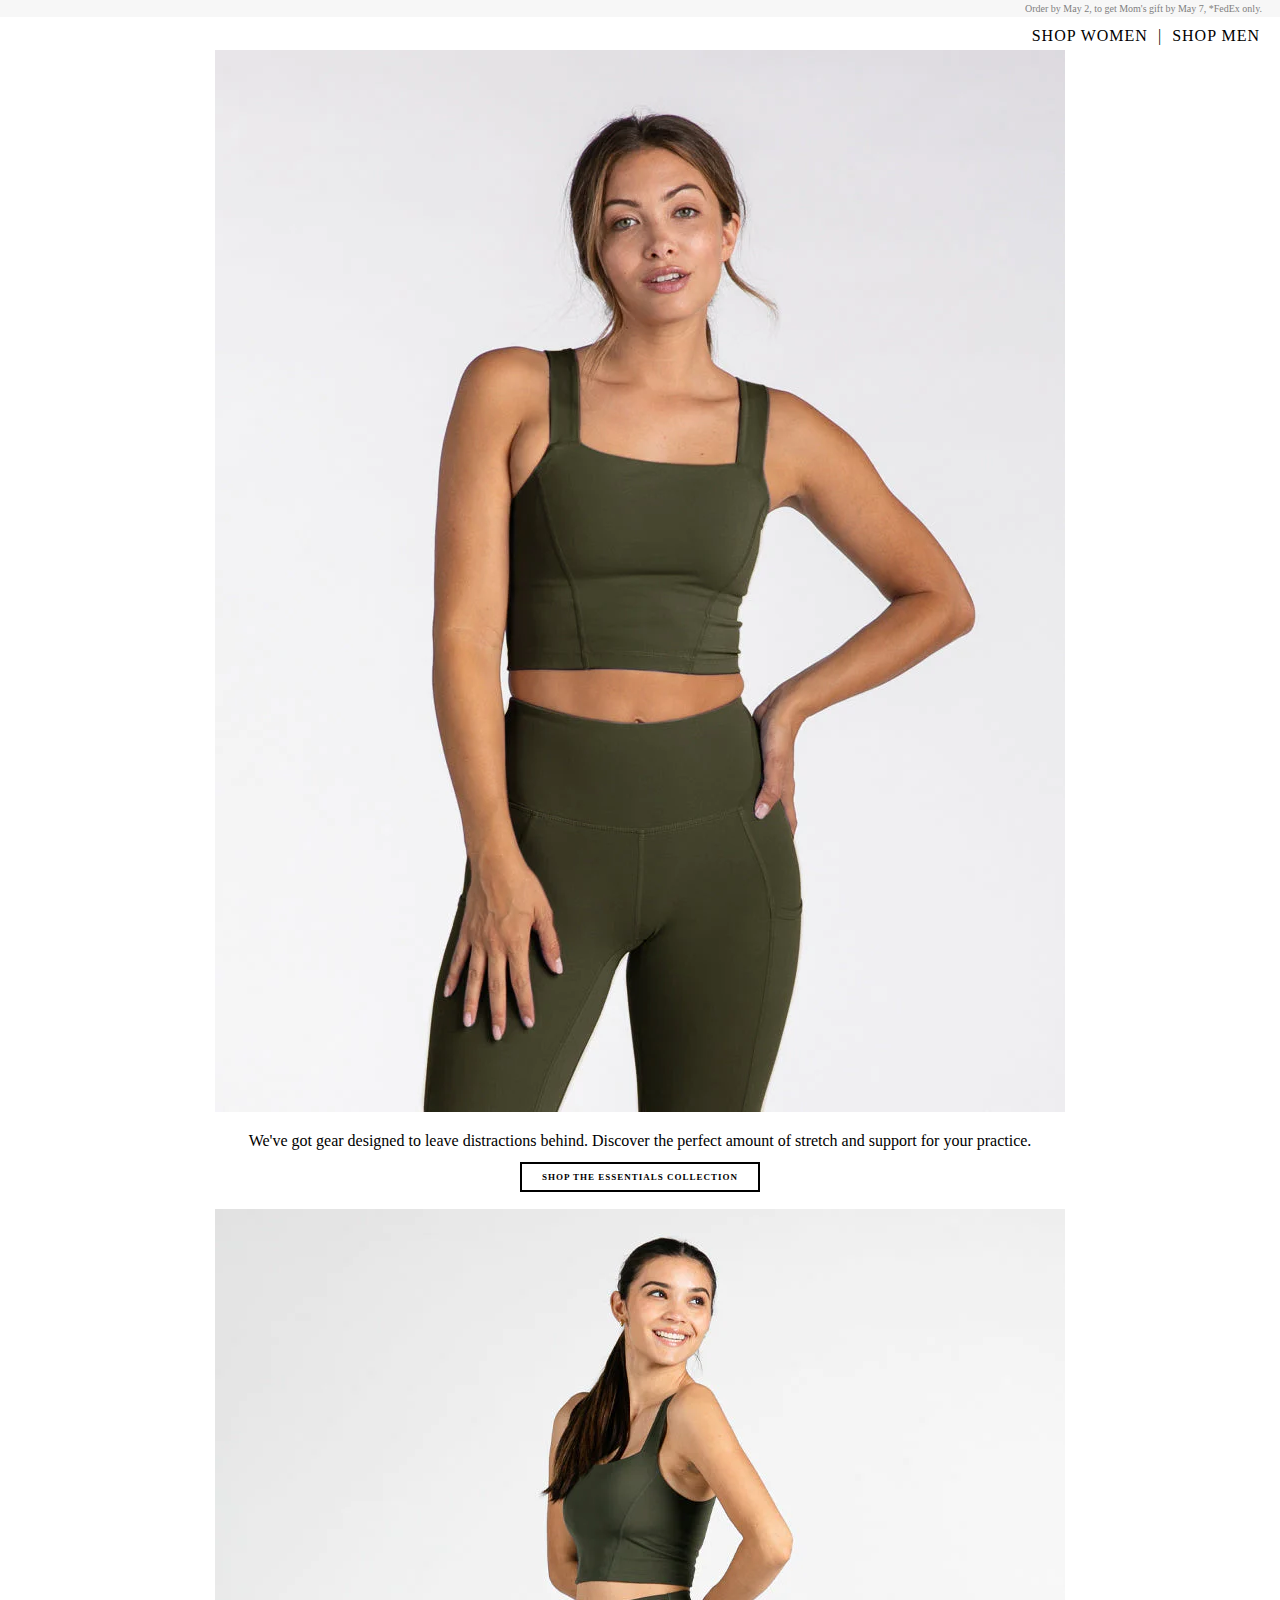
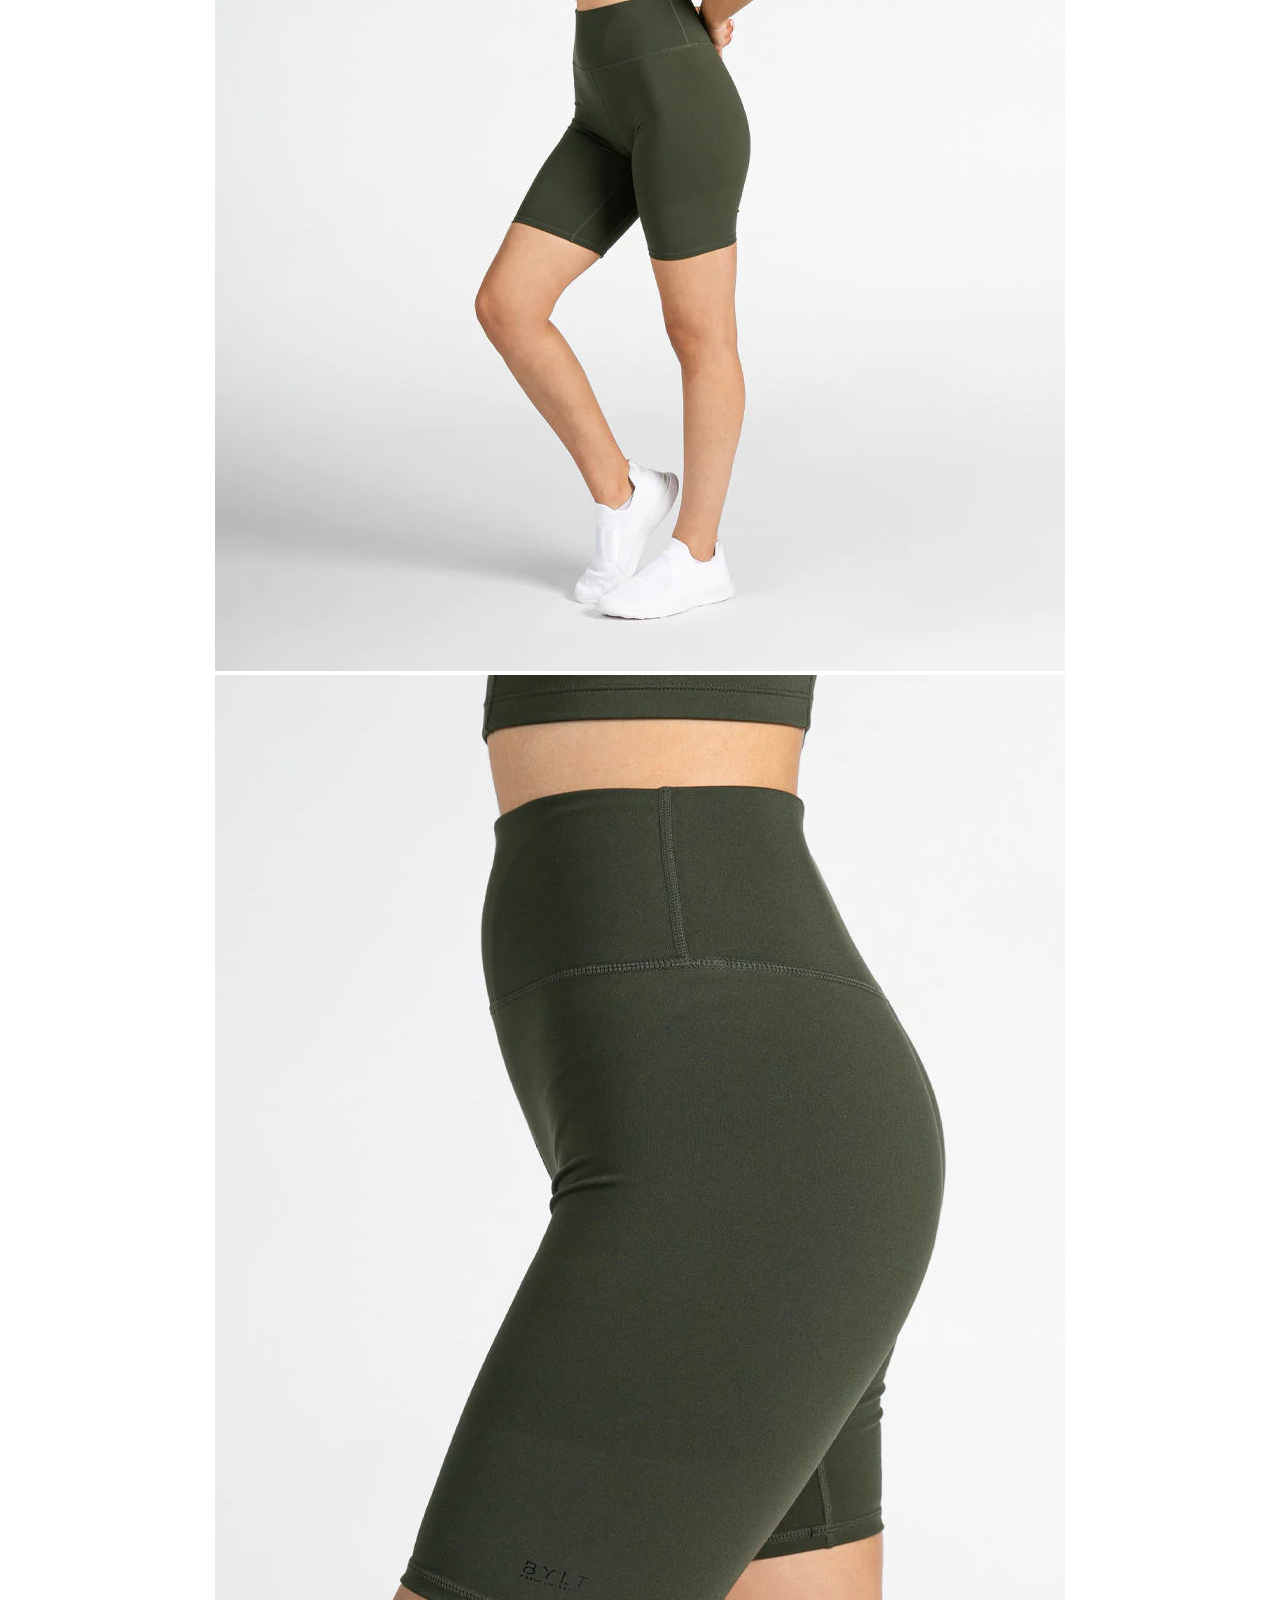
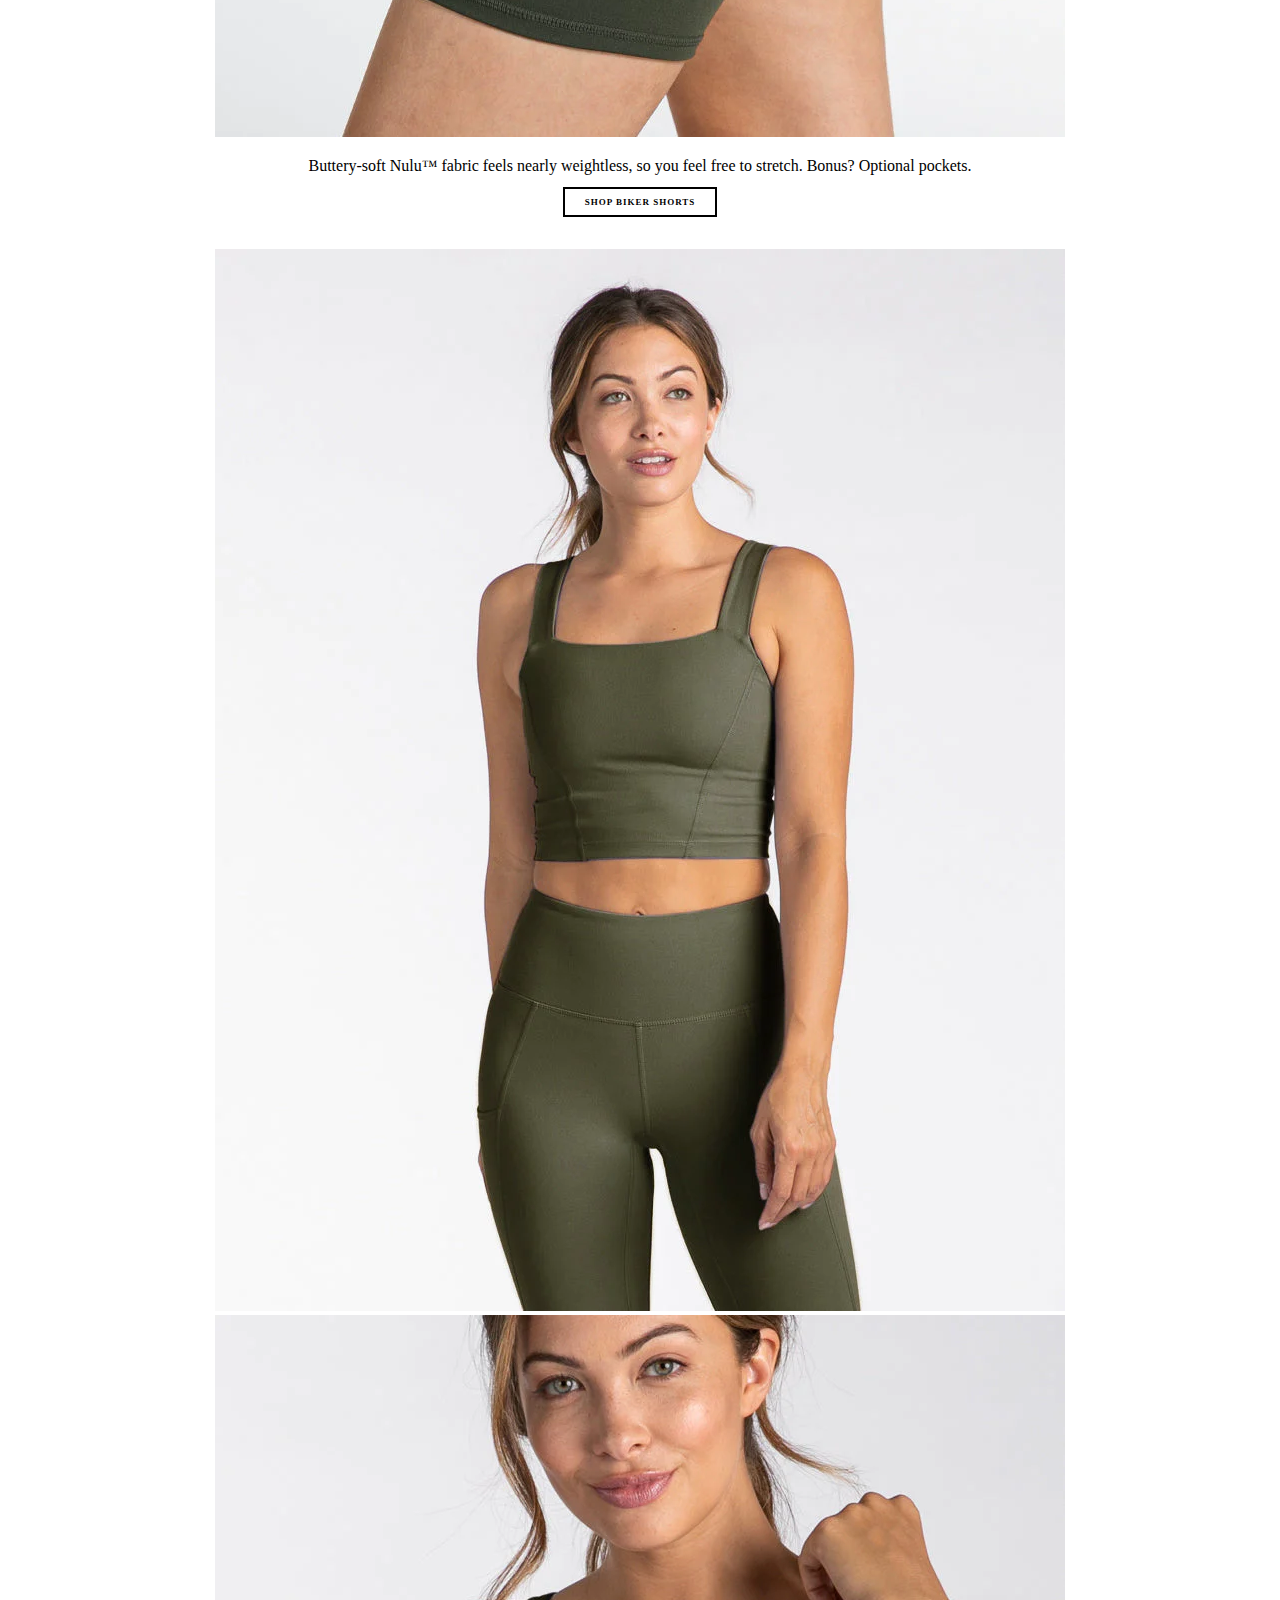
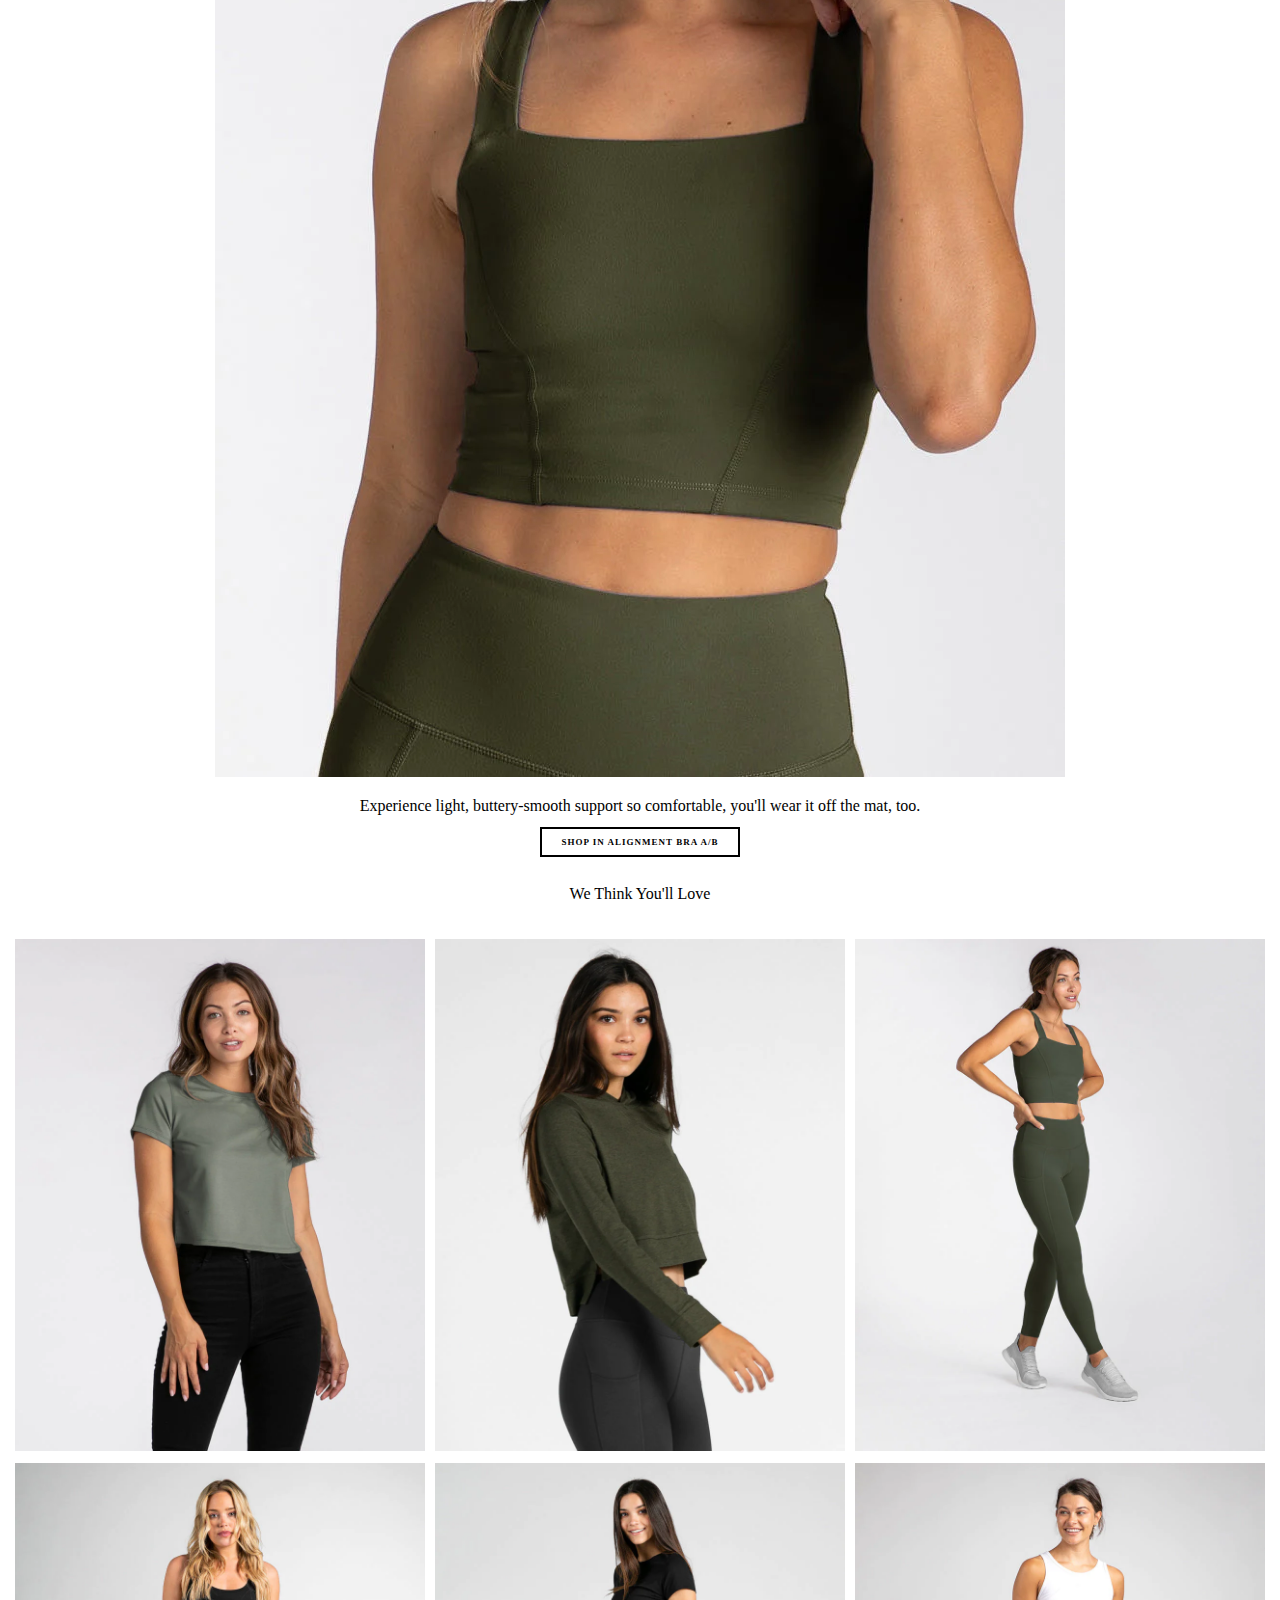
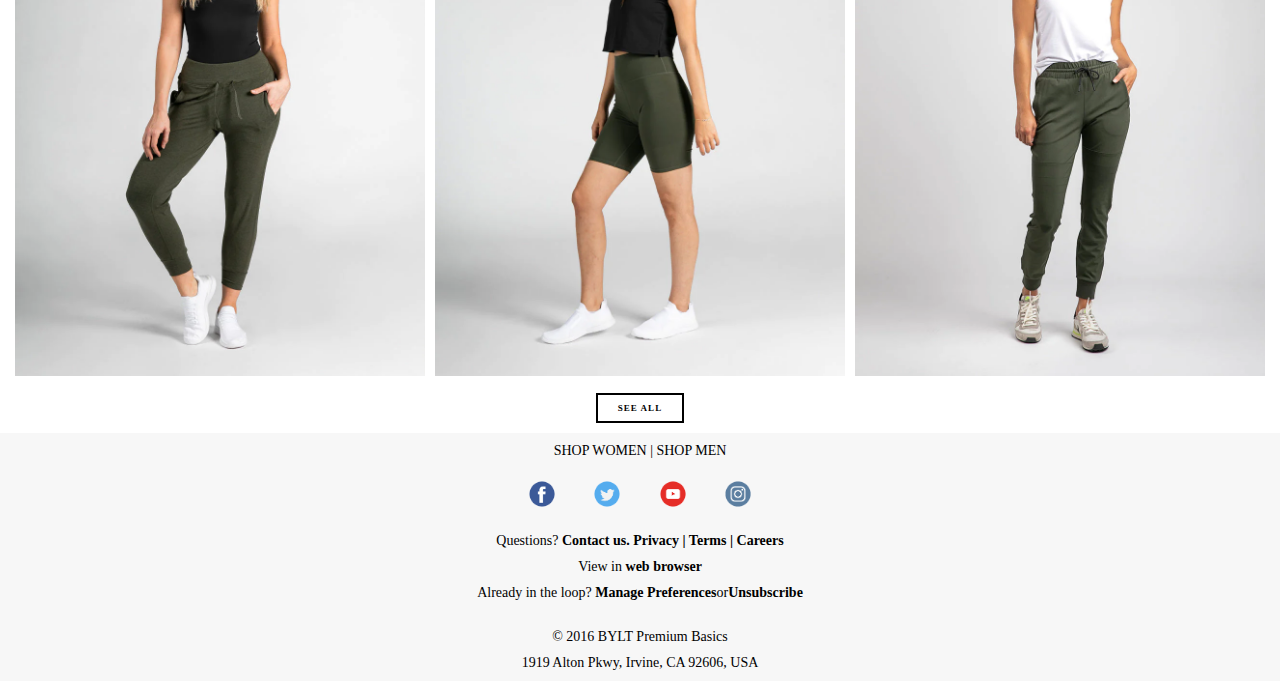
<file: index.html>
<!DOCTYPE html>
<html lang="en">
<head>
    <meta charset="UTF-8">
    <meta http-equiv="X-UA-Compatible" content="IE=edge">
    <meta name="viewport" content="width=device-width, initial-scale=1.0">
    <title>BYLT</title>
    <link rel="stylesheet" href="style.css">
</head>
<body>
    <div>
<!-- HEADER SECTION -->
        <div class="row">
            <p style="text-align: right; background-color: #f7f7f7; color: grey; margin-top: 0; padding: 3px 18px 3px; font-size: 10px;">Order by May 2, to get Mom's gift by May 7, *FedEx only.</p>
        </div>
        <div class="row" style="display: flex;">
            <div class="column-1" style="display: inline-block;">
                <img src="imgs/bylt_logo.png" alt="" width="15" style="padding-left: 20px;" >
            </div>
            <div class="column-2" style="display: flex; flex-direction: row; letter-spacing: 1px; justify-content: flex-end; padding-right: 20px;">
                <a style="text-decoration: none; color: black;" href="https://byltbasics.com/collections/womens-essential-collection">SHOP WOMEN</a>
                <a style="padding: 0 10px 0;" >|</a>
                <a style="text-decoration: none; color: black;" href="https://byltbasics.com/collections/shop-men">SHOP MEN</a>
            </div>
        </div>
<!-- HERO SECTION -->
        <div class="row" style="display: flex; justify-content: center; text-align: center; padding: 5px 0 5px;">
            <div class="column" style="max-width: 100%;">
                <a href="https://byltbasics.com/products/womens-essential-sports-bra?variant=39576173019238"><img class="womanhero" src="imgs/woman-hero.png" alt=""></a>
                <p>We've got gear designed to leave distractions behind. Discover the perfect amount of stretch and support for your practice.</p>
                <a class="button" href="https://byltbasics.com/collections/womens-essential-collection">SHOP THE ESSENTIALS COLLECTION</a>
            </div>
        </div>
<!-- PRODUCT SECTION -->
        <div class="row" style="display: flex; justify-content: center; text-align: center; padding: 10px 8px 10px;">
            <div class="column" style="padding: 10px 0 10px;">
                <a href="https://byltbasics.com/products/womens-essential-biker-shorts?variant=39573677015142"><img class="productimage" src="imgs/product-1.png" alt="" ></a>
                <a href="https://byltbasics.com/products/womens-essential-biker-shorts?variant=39573677015142"><img class="productimage" src="imgs/product-1.1.png" alt="" ></a>
                <p>Buttery-soft Nulu™ fabric feels nearly weightless, so you feel free to stretch. Bonus? Optional pockets.</p>
                <a class="button" href="https://byltbasics.com/products/womens-essential-biker-shorts?variant=39573677015142">SHOP BIKER SHORTS</a>
            </div>
        </div>

        <div class="row" style="display: flex; justify-content: center; text-align: center; padding: 10px 8px 10px;">
            <div class="column" style="padding: 10px 0 10px;">
                <a href="https://byltbasics.com/products/womens-essential-sports-bra?variant=39576173019238"><img class="productimage" src="imgs/product-2.png" alt="" ></a>
                <a href="https://byltbasics.com/products/womens-essential-sports-bra?variant=39576173019238"><img class="productimage" src="imgs/product-2.2.png" alt="" ></a>
                <p>Experience light, buttery-smooth support so comfortable, you'll wear it off the mat, too.</p>
                <a class="button" href="https://byltbasics.com/products/womens-essential-sports-bra?variant=39576173019238">SHOP IN ALIGNMENT BRA A/B</a>
            </div>
        </div>
<!-- GRID PRODUCT DISPLAY -->
        <div class="row" style="display: flex; justify-content: center; text-align: center; padding: 10px 40px 5;">
            <div class="column">
                <p style="font-family: Karla;">We Think You'll Love</p>
            </div>
        </div>
        <div style="display: flex; justify-content: center;">
            <div class="row" style="display: flex; justify-content: center; text-align: center; padding: 5px 0 0;">
                <div class='grid-container'>
                    <div class='grid-item'><a href="https://byltbasics.com/products/womens-essential-cropped-crew?variant=39561200992358"><img class="gridimages" src="imgs/grid-1.png" alt="" ></a></div>
                    <div class='grid-item'><a href="https://byltbasics.com/products/womens-essential-cropped-hoodie?variant=39602955223142"><img class="gridimages" src="imgs/grid-2.png" alt="" ></a></div>
                    <div class='grid-item'><a href="https://byltbasics.com/products/womens-essential-sports-bra?variant=39576173019238"><img class="gridimages" src="imgs/grid-3.png" alt="" ></a></div>
                    <div class='grid-item'><a href="https://byltbasics.com/products/womens-essential-jogger?variant=39602943885414"><img class="gridimages" src="imgs/grid-4.png" alt="" ></a></div>
                    <div class='grid-item'><a href="https://byltbasics.com/products/womens-essential-biker-shorts?variant=39573677015142"><img class="gridimages" src="imgs/grid-5.png" alt="" ></a></div>
                    <div class='grid-item'><a href="https://byltbasics.com/products/womens-essential-drop-cut-tank?variant=39330258255974"><img class="gridimages" src="imgs/grid-6.png" alt="" ></a></div>
                </div>
            </div>
        </div>  
        <div class="row" style="display: flex; justify-content: center; text-align: center; padding: 0 40px 5px;">
            <a href="https://byltbasics.com/collections/womens-essential-collection" class="button">SEE ALL</a>
        </div>
<!-- FOOTER SECTION -->
        <div class="container footer">
            <div class="row" style="padding-top: 10px;"><a style="text-decoration: none; color: black;" href="https://byltbasics.com/collections/womens-essential-collection">SHOP WOMEN</a> | <a style="text-decoration: none; color: black;" href="https://byltbasics.com/collections/shop-men">SHOP MEN</a></div>
            <div class="row">
                <div style="text-align: center; padding: 10px 5px 10px; font-family: Karla; letter-spacing: 2rem;">
					<a href="https://www.facebook.com/BYLTbasics/">
						<img src="icons/circle-facebook.png" alt="Facebook" width="30"></a>
					<a href="https://twitter.com/byltbasics">
						<img src="icons/circle-twitter.png" alt="Twitter" width="30"></a>
					<a href="https://www.youtube.com/channel/UC0ZGeZLtp4ojjKz-3P1evcA/videos?view=0">
						<img src="icons/circle-youtube.png" alt="Youtube" width="30"></a>
					<a href="https://www.instagram.com/byltbasics/?hl=en">
						<img src="icons/circle-instagram.png" alt="Instagram" width="30"></a>
				</div>
            </div>
            <div class="row">Questions?<strong> Contact us. Privacy | Terms | Careers</strong></div>
            <div class="row">View in <strong>web browser</strong></div>
            <div class="row">Already in the loop?<strong> Manage Preferences</strong>or<strong>Unsubscribe</strong></div>
            <br>
            <div class="row">© 2016 BYLT Premium Basics</div>
            <div class="row">1919 Alton Pkwy, Irvine, CA 92606, USA</div>
        </div>
    </div>
</body>
</html>
</file>
<file: style.css>
body {
    margin: 0%;
    background-color: white;
    font-family: Karla;
}

img {
    border: 0;
}


.content {
    text-align: center;
    display: grid;
}

.contentItem {
    align-content: center;
}

.column {
    width: 100%;
    
}

.womanhero {
    max-width: 100%;
}

.productimage {
    max-width: 100%;
}

.column-1 {
    width: 50%;
}

.column-2 {
    width: 50%;
}

.button {
background: #ffffff;
color: black;
text-decoration: none;
padding: 8px 20px;
font-size: 9px;
font-weight: bold;
border: solid black 2px;
letter-spacing: 1px;
}

h4 {
    display: flex;
    justify-content: center;
    padding: 10px 0 10px;
}

.footer {
    display: flex;
    justify-content: center;
    flex-direction:column;
    align-items: center;
    text-align: center;
    background-color: #f7f7f7;
    margin-top: 5px;
}

.footer .row {
    padding: 0 5px 10px;
    font-size: 14px;
}

@media only screen and (max-width: 600px) {
.content .row {
max-width: 600px;
display: flex;
flex-wrap: wrap;
align-items: center;
justify-content: center;
} .three-columns .column {
    width: 600px;
}
}

.grid-container {
display: grid;
grid-template-columns: repeat(3, 1fr);
padding: 10px;
justify-content: center;
align-items: center;
}

.grid-item {
padding: 5px 5px 5px;
font-size: 10px;
text-align: center;
}

@media (max-width: 600px) {
.grid-container {
grid-template-columns: repeat(3, 1fr);
padding: 10px 0 10px;
gap: .1rem;
}


.column-2 {
font-size: 10px;
}
}

.grid-item .gridimages {
max-width: 100%;
}
</file>
